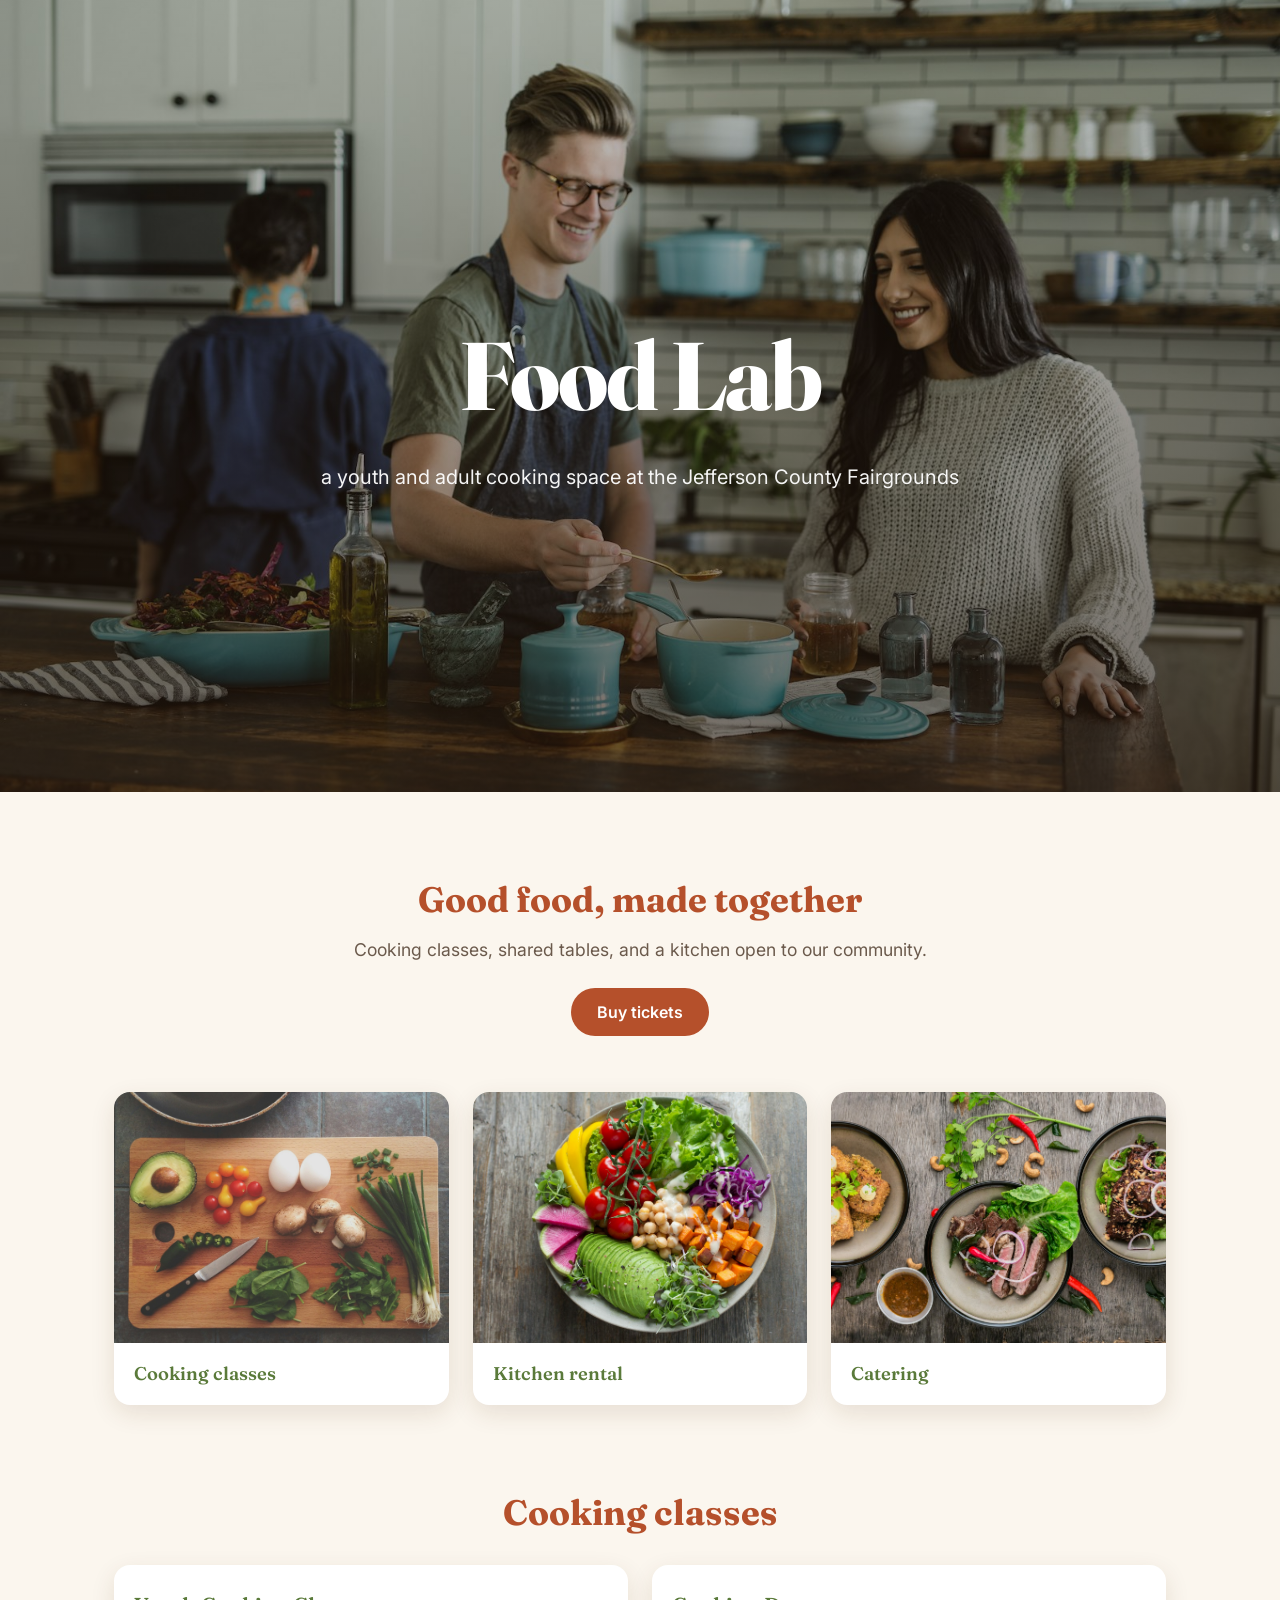
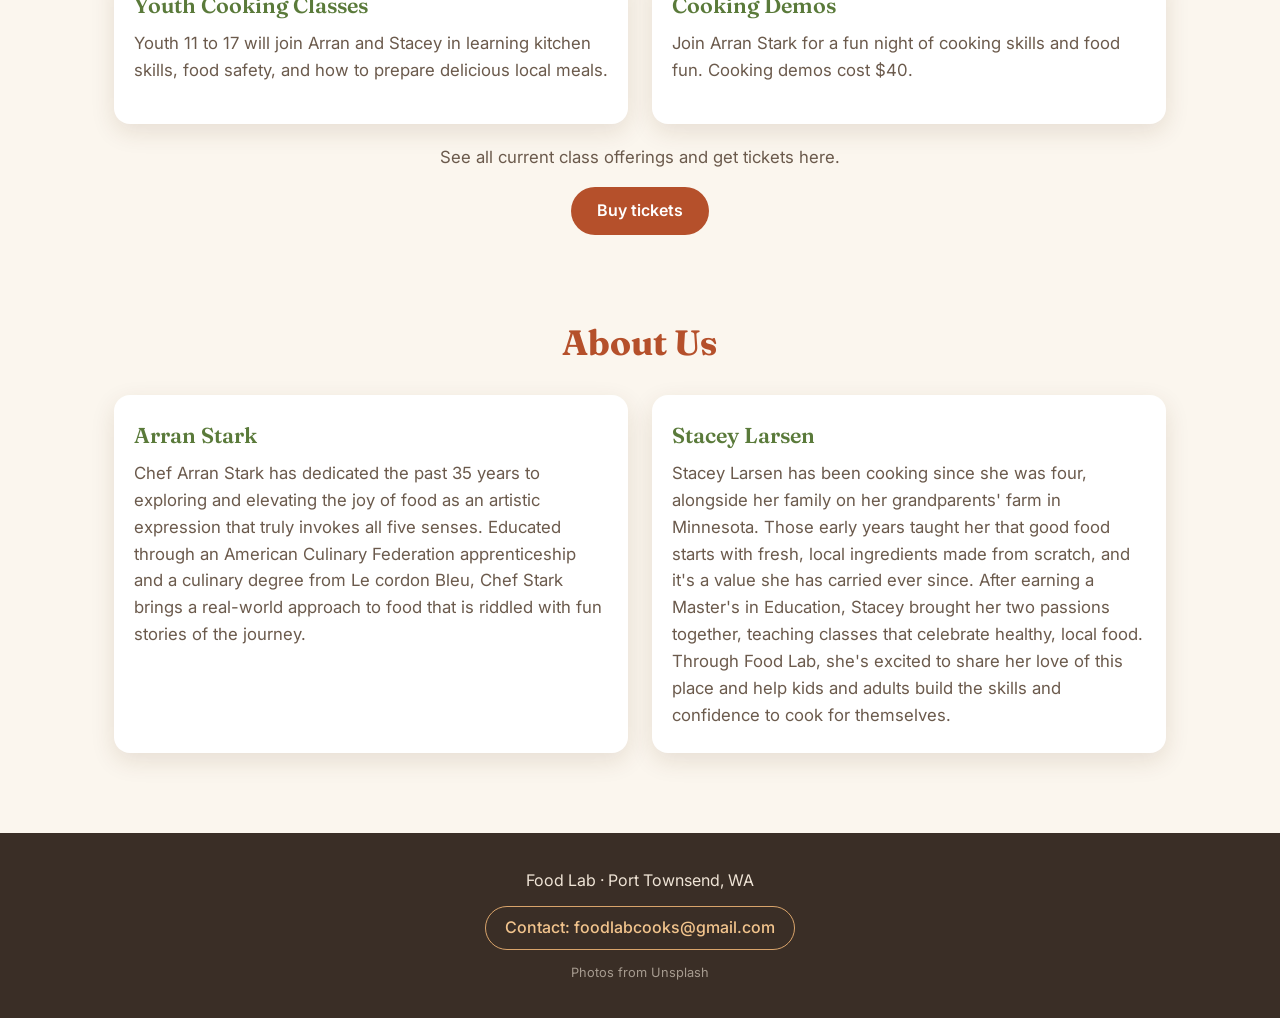
<file: index.html>
<!doctype html><html lang="en"><head><meta charset="utf-8"><meta name="viewport" content="width=device-width,initial-scale=1">
<title>Food Lab · Port Townsend</title>
<link rel="preconnect" href="https://fonts.googleapis.com"><link href="https://fonts.googleapis.com/css2?family=Fraunces:wght@600;800&family=Inter:wght@400;500&display=swap" rel="stylesheet">
<link rel="stylesheet" href="style.css"></head><body>
<header class="hero"><div class="overlay"><h1>Food Lab</h1><p>a youth and adult cooking space at the Jefferson County Fairgrounds</p></div></header>
<main>
  <section class="intro"><h2>Good food, made together</h2><p>Cooking classes, shared tables, and a kitchen open to our community.</p><a class="tickets" href="https://buytickets.at/foodlab">Buy tickets</a></section>
  <section class="gallery">
    <figure><img src="img/4.jpg" alt="Fresh vegetables and eggs on a cutting board"><figcaption>Cooking classes</figcaption></figure>
    <figure><img src="img/3.jpg" alt="Colorful vegetable bowl"><figcaption>Kitchen rental</figcaption></figure>
    <figure><img src="img/2.jpg" alt="Plated dishes on a wooden table"><figcaption>Catering</figcaption></figure>
  </section>
  <section class="classes"><h2>Cooking classes</h2>
    <ul class="class-list">
      <li class="class-card"><h3>Youth Cooking Classes</h3><p>Youth 11 to 17 will join Arran and Stacey in learning kitchen skills, food safety, and how to prepare delicious local meals.</p></li>
      <li class="class-card"><h3>Cooking Demos</h3><p>Join Arran Stark for a fun night of cooking skills and food fun. Cooking demos cost $40.</p></li>
    </ul>
    <div class="classes-tickets"><p>See all current class offerings and get tickets here.</p><a class="tickets" href="https://buytickets.at/foodlab">Buy tickets</a></div>
  </section>
  <section class="about"><h2>About Us</h2>
    <ul class="class-list">
      <li class="class-card"><h3>Arran Stark</h3><p>Chef Arran Stark has dedicated the past 35 years to exploring and elevating the joy of food as an artistic expression that truly invokes all five senses. Educated through an American Culinary Federation apprenticeship and a culinary degree from Le cordon Bleu, Chef Stark brings a real-world approach to food that is riddled with fun stories of the journey.</p></li>
      <li class="class-card"><h3>Stacey Larsen</h3><p>Stacey Larsen has been cooking since she was four, alongside her family on her grandparents' farm in Minnesota. Those early years taught her that good food starts with fresh, local ingredients made from scratch, and it's a value she has carried ever since. After earning a Master's in Education, Stacey brought her two passions together, teaching classes that celebrate healthy, local food. Through Food Lab, she's excited to share her love of this place and help kids and adults build the skills and confidence to cook for themselves.</p></li>
    </ul>
  </section>
  <!-- Add more sections here when ready -->
</main>
<footer><p>Food Lab &middot; Port Townsend, WA</p><p><a class="contact" href="mailto:foodlabcooks@gmail.com">Contact: foodlabcooks@gmail.com</a></p><p class="credit">Photos from Unsplash</p></footer>
</body></html>
</file>
<file: style.css>
*{box-sizing:border-box}body{margin:0;font-family:Inter,system-ui,sans-serif;background:#fbf6ee;color:#3a2e26;line-height:1.6}
h1,h2{font-family:Fraunces,Georgia,serif}
.hero{height:88vh;min-height:480px;background:url(img/1.jpg) center/cover no-repeat;position:relative}
.overlay{position:absolute;inset:0;background:linear-gradient(180deg,rgba(40,25,15,.25),rgba(40,25,15,.65));display:flex;flex-direction:column;justify-content:center;align-items:center;text-align:center;color:#fff;padding:2rem}
.hero h1{font-size:clamp(3rem,9vw,6rem);font-weight:800;margin:0;letter-spacing:-.02em}
.hero p{font-size:1.25rem;margin:.5rem 0 0;opacity:.95}
.intro{max-width:640px;margin:0 auto;padding:5rem 1.5rem 2.5rem;text-align:center}
.intro h2{font-size:2.2rem;color:#b5502b;margin:0 0 .5rem}.intro p{font-size:1.1rem;color:#6b5a4c;margin:0}
.intro .tickets{margin-top:1.5rem}
.gallery{max-width:1100px;margin:0 auto;padding:1rem 1.5rem 5rem;display:grid;grid-template-columns:repeat(auto-fit,minmax(260px,1fr));gap:1.5rem}
.classes{max-width:1100px;margin:0 auto;padding:0 1.5rem 5rem}
.classes h2{font-size:2.2rem;color:#b5502b;margin:0 0 1.5rem;text-align:center}
.classes-tickets{text-align:center;margin:1.25rem 0 0}
.classes-tickets p{margin:0 0 1rem;color:#6b5a4c;font-size:1.05rem}
.tickets{display:inline-block;padding:.7rem 1.6rem;background:#b5502b;border-radius:999px;color:#fff;font-weight:600;text-decoration:none}
.tickets:hover{background:#d9a46b;color:#3a2e26}
.class-list{list-style:none;margin:0;padding:0;display:grid;grid-template-columns:repeat(auto-fit,minmax(min(100%,420px),1fr));gap:1.5rem}
.class-card{background:#fff;border-radius:16px;padding:1.5rem 1.25rem;box-shadow:0 8px 24px rgba(80,50,20,.12)}
.class-card h3{font-family:Fraunces,Georgia,serif;font-weight:600;font-size:1.35rem;color:#5a7a3a;margin:0 0 .4rem}
.class-card p{margin:0 0 1rem;color:#6b5a4c;font-size:1.05rem}
.class-card a{color:#b5502b;font-weight:500;text-decoration:none}
.class-card a:hover{text-decoration:underline}
.about{max-width:1100px;margin:0 auto;padding:0 1.5rem 5rem}
.about h2{font-size:2.2rem;color:#b5502b;margin:0 0 1.5rem;text-align:center}
.about .class-card p{margin-bottom:0}
figure{margin:0;background:#fff;border-radius:16px;overflow:hidden;box-shadow:0 8px 24px rgba(80,50,20,.12);transition:transform .25s}
figure:hover{transform:translateY(-4px)}
figure img{width:100%;aspect-ratio:4/3;object-fit:cover;display:block}
figcaption{padding:1rem 1.25rem;font-family:Fraunces,serif;font-weight:600;font-size:1.15rem;color:#5a7a3a}
footer{background:#3a2e26;color:#efe4d6;text-align:center;padding:2rem 1rem}footer p{margin:.2rem 0}.credit{font-size:.8rem;opacity:.6}
.contact{display:inline-block;margin:.6rem 0;padding:.5rem 1.2rem;border:1px solid #d9a46b;border-radius:999px;color:#f2c48d;text-decoration:none;font-weight:500}.contact:hover{background:#d9a46b;color:#3a2e26}
</file>
